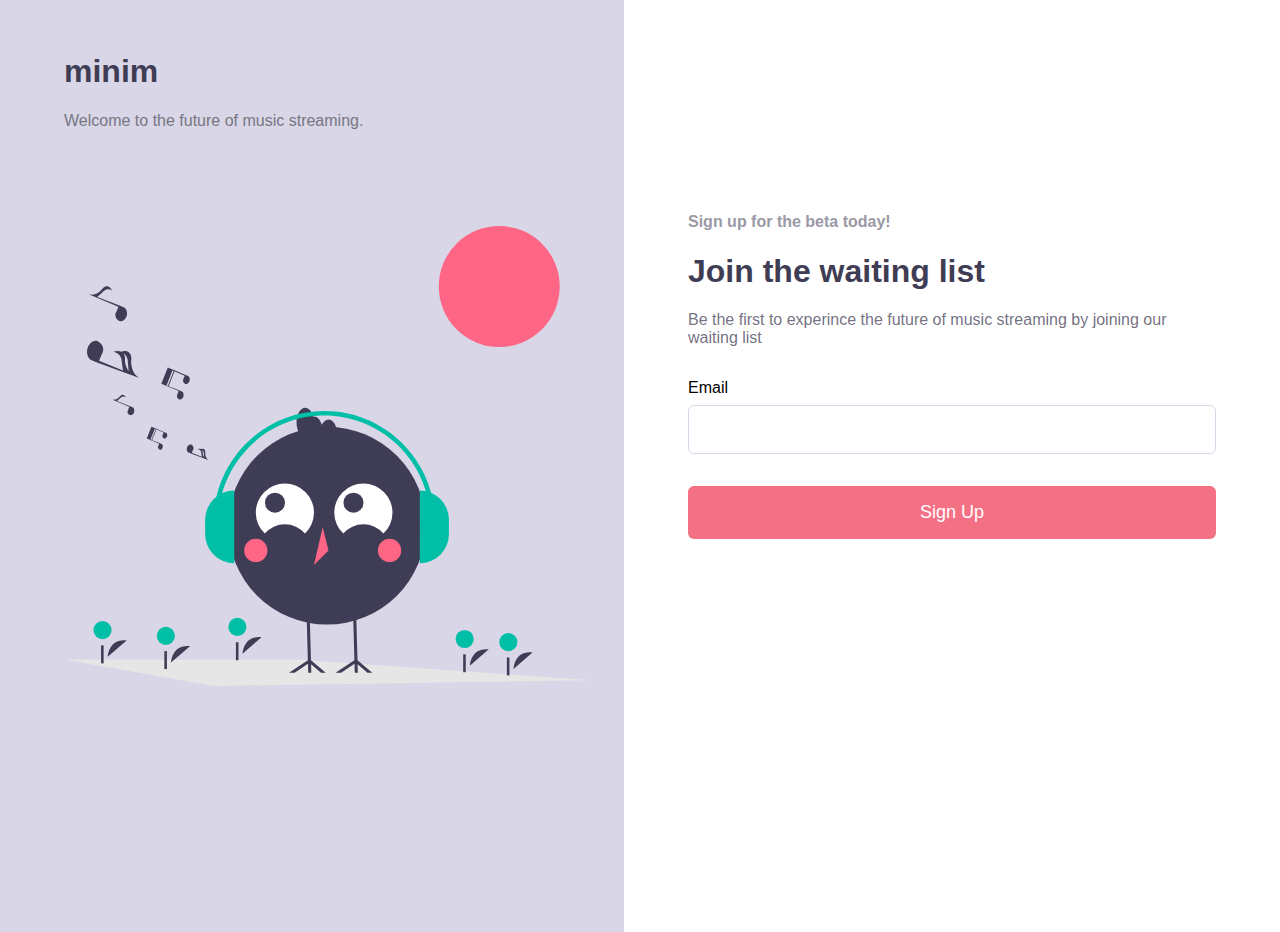
<file: Landing Pages/minim/index.html>
<!DOCTYPE html>
<html>

<head>
    <meta charset="utf-8">
    <meta http-equiv="X-UA-Compatible" content="IE=edge">
    <title>minim</title>
    <meta name="description" content="">
    <meta name="viewport" content="width=device-width, initial-scale=1">
    <link rel="stylesheet" href="public/main.css">
    <link rel="preconnect" href="https://fonts.googleapis.com">
    <link rel="preconnect" href="https://fonts.gstatic.com" crossorigin>
    <link href="https://fonts.googleapis.com/css2?family=Rubik:wght@300&display=swap" rel="stylesheet">
</head>

<body>
    <div class="page-container">
        <div class="container">
            <!-- <div class="left"> -->
            <div class="left-side-container">
                <div class="title-header">
                    <div class="title">
                        <h1>minim</h1>
                    </div>
                    <div class="subtext">
                        <p>Welcome to the future of music streaming.</p>
                    </div>
                </div>
                <div class="image-container">
                    <div class="image">
                        <img src="./public/bird.svg">
                    </div>
                </div>
            </div>
            <!-- </div> -->
            <div class="right-side-container">
                <div class="signup-container">
                    <div class="signup-header">
                        <div class="signup-subtext">
                            <h4>Sign up for the beta today!</h>
                        </div>
                        <div class="signup-main-text">
                            <div class="signup-title">
                                <h1>Join the waiting list</h1>
                            </div>
                            <div class="signup-text">
                                <p>Be the first to experince the future of music streaming by joining our waiting list
                                </p>
                            </div>
                        </div>
                    </div>
                    <div class="signup-input">
                        <label for="email">Email</label>
                        <input type="email">
                    </div>
                    <div class="signup-button">
                        <button>Sign Up</button>
                    </div>
                </div>
            </div>
        </div>
    </div>
</body>

</html>
</file>
<file: Landing Pages/minim/public/main.css>
html,
body {
	font-family: "Rubix", sans-serif;
	height: 100vh;
	margin: 0;
}

input {
	border-radius: 6px;
	padding: 1rem;
	margin-top: 0.5rem;
	border: 1px solid rgb(216, 214, 231);
}
label {
	padding-top: 1rem;
}

.title {
	color: rgb(63, 61, 84);
}

.container {
	display: flex;
	position: relative;
}

.left-side-container {
	width: 50%;
	background-color: rgb(216, 214, 231);

	padding-top: 2rem;
	padding-left: 4rem;
	padding-right: 2rem;
	position: relative;
	margin: 0;
	min-height: 100vh;
}

.right-side-container {
	width: 50%;
	height: 100%;
	padding-top: 2rem;
	padding-left: 4rem;
	padding-right: 4rem;
}

.image-container {
	width: 100%;
	padding-top: 5rem;
}

.subtext {
	color: rgb(119, 118, 129);
}

.image img {
	width: 100%;
}

#right {
	justify-content: end;
	display: flex;
}

.signup-header {
	padding-top: 10rem;
}

.signup-subtext {
	color: rgb(154, 153, 165);
}

.signup-main-text {
	color: rgb(63, 61, 84);
}

.signup-text {
	color: rgba(63, 61, 84, 0.745);
}

.signup-input {
	display: flex;
	flex-direction: column;
}

.signup-button {
	padding-top: 2rem;
}

.signup-button button {
	width: 100%;
	padding: 1rem;
	background-color: rgb(244, 113, 133);
	border: 0px;
	border-radius: 6px;
	color: white;
	font-size: large;
}

@media (max-width: 767.98px) {
	body {
		padding: 0;
		margin: 0;
	}

	h1 {
		margin: 0;
	}

	.container {
		display: block;
		height: auto;
	}
	.left-side-container {
		width: 100%;
		padding: 0;
		padding-top: 1rem;
		height: 70vh;
		position: relative;
		margin: 0;
		min-height: 70vh;
	}

	.right-side-container {
		width: 100%;
		padding: 0rem;
		padding-top: 1rem;
		padding-bottom: 1rem;
	}
	.title-header {
		padding-left: 2rem;
		display: inline-block;
		padding-top: 1rem;
	}

	.image-container {
		padding: 0;
		padding-bottom: 1rem;
	}

	.signup-container {
		padding-left: 2rem;
		padding-right: 2rem;
	}

	.signup-header {
		padding-top: 0;
	}

	.signup-subtext {
		color: rgb(154, 153, 165);
	}

	.signup-main-text {
		color: rgb(63, 61, 84);
	}

	.image-container {
		padding-top: 3rem;
	}

	.signup-input {
		display: flex;
		flex-direction: column;
		padding-top: 1rem;
		width: 100%;
	}

	.signup-button button {
		width: 100%;
		padding: 1rem;
	}

	.signup-button {
		padding-bottom: 1rem;
	}
}

/* Portrait and Landscape */
@media only screen and (max-width: 736px) {
	.left-side-container {
		position: relative;
		margin: 0;
		height: 100%;
	}

	.image img {
		height: 300px;
	}

	.image-container {
		padding-top: 1rem;
	}
}

@media only screen and (max-width: 375px) {
	.page-container {
		height: 100vh;
	}

	.left-side-container {
		position: relative;
		margin: 0;
		height: 80vh;
	}

	.title-header {
		padding-top: 1rem;
		padding-left: 1.5rem;
	}
}
</file>
